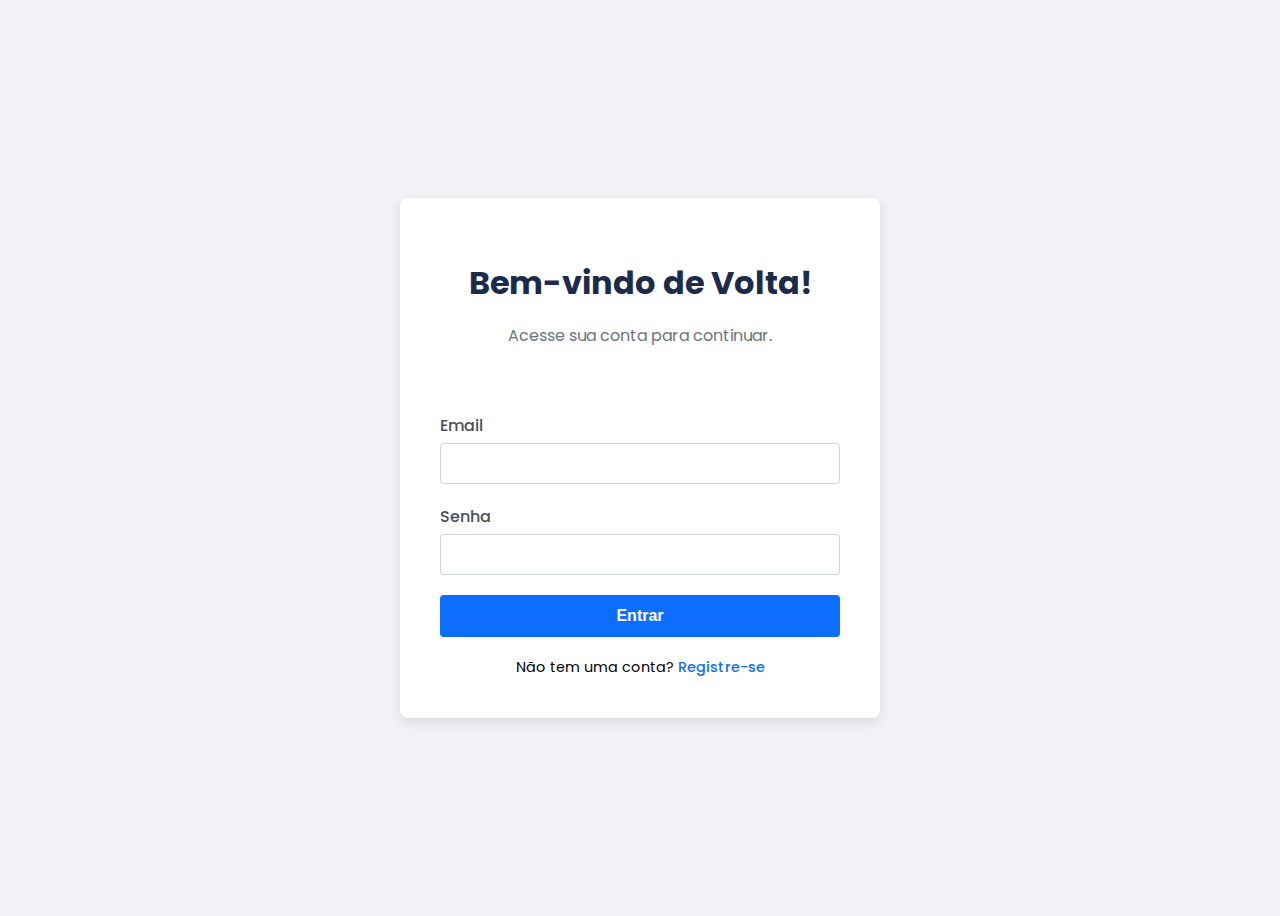
<file: auth/login.html>
<!DOCTYPE html>
<html lang="pt-BR">
<head>
    <meta charset="UTF-8">
    <meta name="viewport" content="width=device-width, initial-scale=1.0">
    <title>Login - Arca Law</title>
    <link rel="stylesheet" href="/css/auth.css">
    <link href="https://fonts.googleapis.com/css2?family=Poppins:wght@400;500;600;700&display=swap" rel="stylesheet">
    <link rel="icon" href="/favicon.ico" type="image/x-icon">
</head>
<body>
    <div class="auth-container">
        <h1>Bem-vindo de Volta!</h1>
        <p>Acesse sua conta para continuar.</p>
        <div id="error-message"></div>
        <form class="auth-form" id="login-form">
            <div class="form-group">
                <label for="email">Email</label>
                <input type="email" id="email" required>
            </div>
            <div class="form-group">
                <label for="password">Senha</label>
                <input type="password" id="password" required>
            </div>
            <button type="submit" class="btn-primary">Entrar</button>
        </form>
        <div class="switch-link">
            <span>Não tem uma conta? <a href="/auth/register.html">Registre-se</a></span>
        </div>
    </div>
    <script src="/js/auth/login.js"></script>
</body>
</html>
</file>
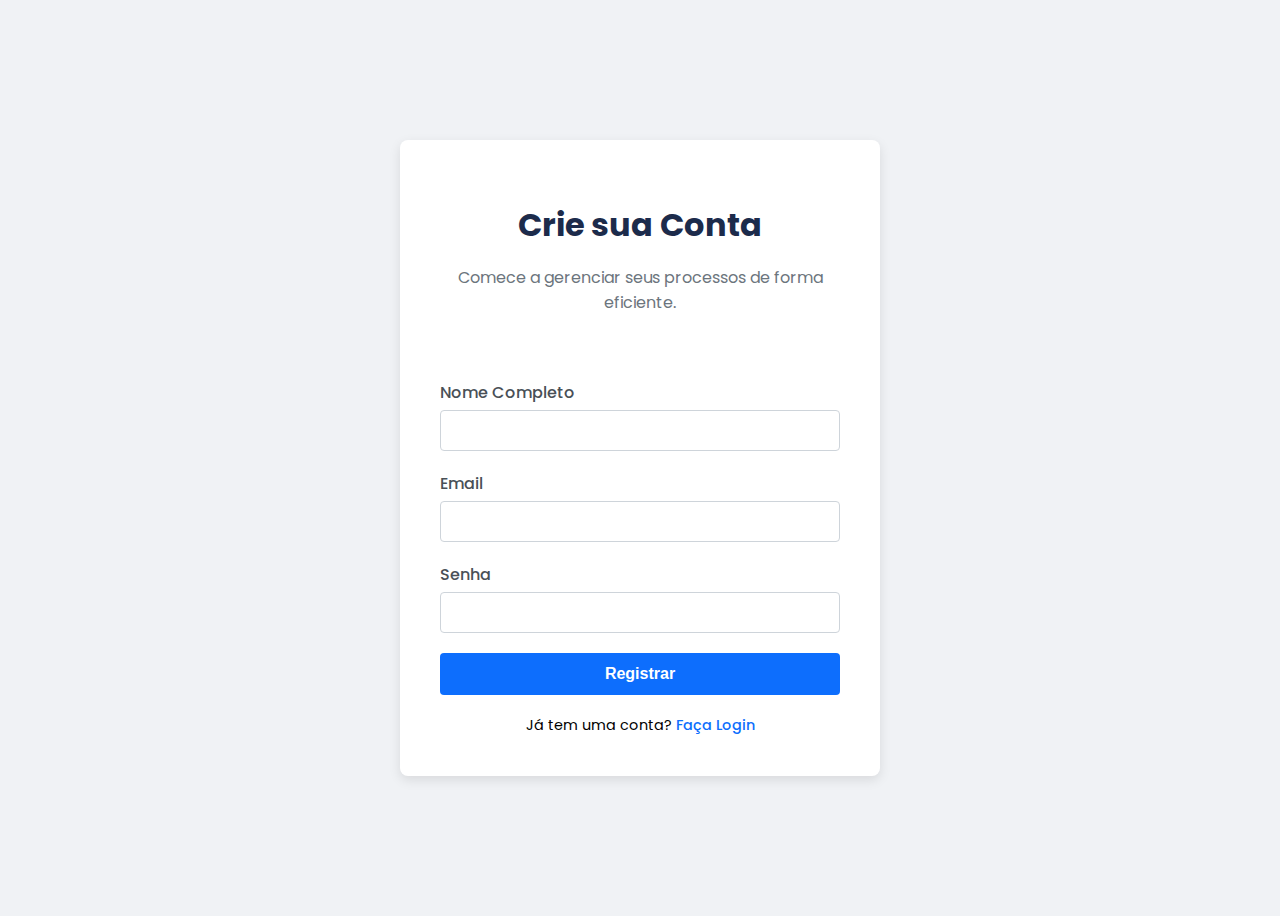
<file: auth/register.html>
<!DOCTYPE html>
<html lang="pt-BR">
<head>
    <meta charset="UTF-8">
    <meta name="viewport" content="width=device-width, initial-scale=1.0">
    <title>Registro - Arca Law</title>
    <link rel="stylesheet" href="/css/auth.css">
    <link href="https://fonts.googleapis.com/css2?family=Poppins:wght@400;500;600;700&display=swap" rel="stylesheet">
</head>
<body>
    <div class="auth-container">
        <h1>Crie sua Conta</h1>
        <p>Comece a gerenciar seus processos de forma eficiente.</p>
        <div id="error-message"></div>
        <form class="auth-form" id="register-form">
            <div class="form-group">
                <label for="name">Nome Completo</label>
                <input type="text" id="name" required>
            </div>
            <div class="form-group">
                <label for="email">Email</label>
                <input type="email" id="email" required>
            </div>
            <div class="form-group">
                <label for="password">Senha</label>
                <input type="password" id="password" required>
            </div>
            <button type="submit" class="btn-primary">Registrar</button>
        </form>
        <div class="switch-link">
            <span>Já tem uma conta? <a href="/auth/login.html">Faça Login</a></span>
        </div>
    </div>
    <script src="/js/auth/register.js"></script>
</body>
</html>
</file>
<file: css/auth.css>
body {
    display: flex;
    justify-content: center;
    align-items: center;
    min-height: 100vh;
    background-color: #f0f2f5;
    font-family: 'Poppins', sans-serif;
}
.auth-container {
    background-color: white;
    padding: 40px;
    border-radius: 8px;
    box-shadow: 0 4px 12px rgba(0, 0, 0, 0.1);
    width: 100%;
    max-width: 400px;
    text-align: center;
}
.auth-container h1 {
    font-size: 2rem;
    color: #1c2b4b;
    margin-bottom: 10px;
}
.auth-container p {
    color: #6c757d;
    margin-bottom: 30px;
}
.auth-form .form-group {
    margin-bottom: 20px;
    text-align: left;
}
.auth-form label {
    display: block;
    margin-bottom: 5px;
    font-weight: 500;
    color: #495057;
}
.auth-form input {
    width: 100%;
    padding: 12px;
    border: 1px solid #ced4da;
    border-radius: 4px;
    box-sizing: border-box;
}
.auth-form .btn-primary {
    width: 100%;
    padding: 12px;
    border: none;
    border-radius: 4px;
    background-color: #0d6efd;
    color: white;
    font-size: 1rem;
    font-weight: 600;
    cursor: pointer;
    transition: background-color 0.2s;
}
.auth-form .btn-primary:hover {
    background-color: #0b5ed7;
}
.auth-container .switch-link {
    margin-top: 20px;
    font-size: 0.9rem;
}
.auth-container .switch-link a {
    color: #0d6efd;
    text-decoration: none;
    font-weight: 500;
}
#error-message {
    color: #dc3545;
    margin-bottom: 15px;
    min-height: 20px;
}

.plan-card {
    border: 1px solid #ddd;
    border-radius: 8px;
    padding: 20px;
    flex: 1;
}
.plan-card .price {
    font-size: 2em;
    font-weight: 700;
    color: #333;
    margin: 20px 0;
}
.plan-card .price span {
    font-size: 0.5em;
    font-weight: 400;
    color: #777;
}
</file>
